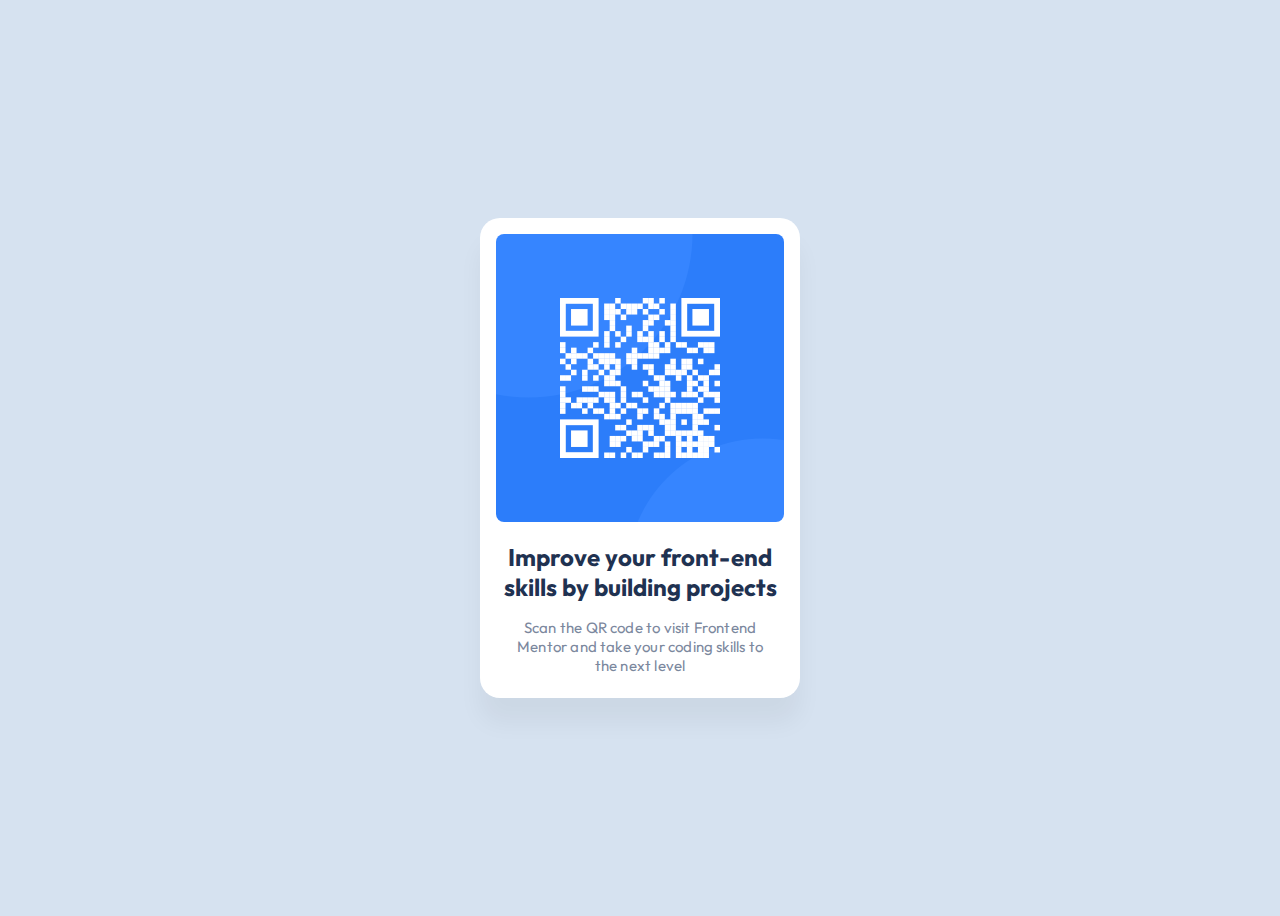
<file: index.html>
<!DOCTYPE html>
<html lang="en">
  <head>
    <meta charset="UTF-8" />
    <meta name="viewport" content="width=device-width, initial-scale=1.0" />
    <!-- displays site properly based on user's device -->

    <link
      rel="icon"
      type="image/png"
      sizes="32x32"
      href="./images/favicon-32x32.png"
    />

    <title>Frontend Mentor | QR code component</title>
    <link
      href="https://fonts.googleapis.com/css?family=Outfit"
      rel="stylesheet"
    />

    <link rel="stylesheet" href="style.css" />
  </head>
  <body>
    <main role="main">
      <div class="qr-card">
        <img
          class="qr-image"
          src="./images/image-qr-code.png"
          alt="qr-code-image"
        />
        <h1 class="qr-h1">
          Improve your front-end skills by building projects
        </h1>
        <p class="qr-p">
          Scan the QR code to visit Frontend Mentor and take your coding skills
          to the next level
        </p>
      </div>
    </main>
  </body>
</html>
</file>
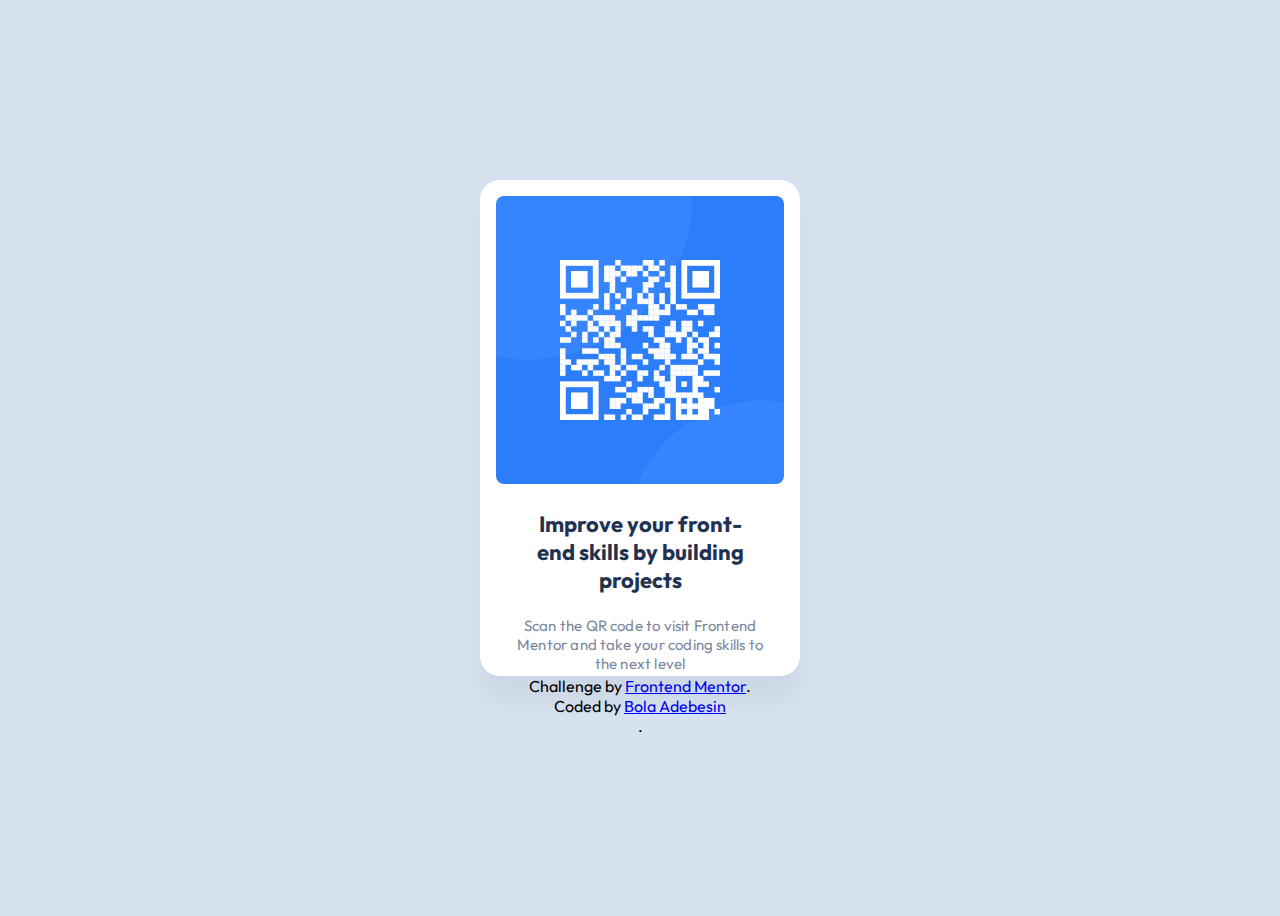
<file: qr-code-component-main/index.html>
<!DOCTYPE html>
<html lang="en">
  <head>
    <meta charset="UTF-8" />
    <meta name="viewport" content="width=device-width, initial-scale=1.0" />
    <!-- displays site properly based on user's device -->

    <link
      rel="icon"
      type="image/png"
      sizes="32x32"
      href="./images/favicon-32x32.png"
    />

    <title>Frontend Mentor | QR code component</title>
    <link
      href="https://fonts.googleapis.com/css?family=Outfit"
      rel="stylesheet"
    />

    <link rel="stylesheet" href="style.css" />
  </head>
  <body>
    <div class="qr-card">
      <img
        class="qr-image"
        src="./images/image-qr-code.png"
        alt="qr-code-image"
      />
      <h3 class="qr-h3">Improve your front-end skills by building projects</h3>
      <p class="qr-p">
        Scan the QR code to visit Frontend Mentor and take your coding skills to
        the next level
      </p>
    </div>

    <div class="attribution">
      Challenge by
      <a href="https://www.frontendmentor.io?ref=challenge" target="_blank"
        >Frontend Mentor</a
      >.
      <span
        >Coded by <a href="https://www.badebesin.com/">Bola Adebesin</a></span
      >.
    </div>
  </body>
</html>
</file>
<file: style.css>
*{
    box-sizing: border-box;
    text-align: center; 
}
body{
    display: flex; 
    flex-direction:column;
    align-items: center;
    justify-content: center;
    height:100vh;
    background-color: hsl(212, 45%, 89%);
    font-family: 'Outfit', serif; 
}
.qr-card{
    border-radius:1.25rem; 
    padding: 1rem;
    width: 20rem; 
    height: 30rem;
    background-color: hsl(0, 0%, 100%);
    box-shadow: 0px 25px 25px rgba(0, 0, 0, 0.0476518);
}

.qr-image{
    width: 100%; 
    border-radius:0.5rem; 
}
.qr-h1{
    font-weight: 700;  
    color:hsl(218, 44%, 22%);
    font-size:24px;
}
.qr-p{
    color:  hsl(220, 15%, 55%);
    font-size: 15px;
    font-weight: 400;
    line-height: 19px;
    letter-spacing: 0.1875px;
    text-align: center;
    padding: 0 1rem 1rem;
}
div.attribution > span{
    display:block;
}
</file>
<file: qr-code-component-main/style.css>
*{
    box-sizing: border-box;
    text-align: center; 
}
body{
    display: flex; 
    flex-direction:column;
    align-items: center;
    justify-content: center;
    height:100vh;
    background-color: hsl(212, 45%, 89%);
    font-family: 'Outfit', serif; 
}
.qr-card{
    border-radius:1.25rem; 
    padding: 1rem;
    width: 20rem; 
    height: 31rem;
    background-color: hsl(0, 0%, 100%);
    box-shadow: 0px 25px 25px rgba(0, 0, 0, 0.0476518);
}

.qr-image{
    width: 100%; 
    border-radius:0.5rem; 
}
.qr-h3{
    font-weight: 700; 
    font-size: 22px; 
    line-height: 28px; 
    text-align: center;
    padding: 0 1.5rem;
    color:hsl(218, 44%, 22%);

}
.qr-p{
    color:  hsl(220, 15%, 55%);
    font-size: 15px;
    font-weight: 400;
    line-height: 19px;
    letter-spacing: 0.1875px;
    text-align: center;
    padding: 0 1rem 1rem;
}
div.attribution > span{
    display:block;
}
</file>
